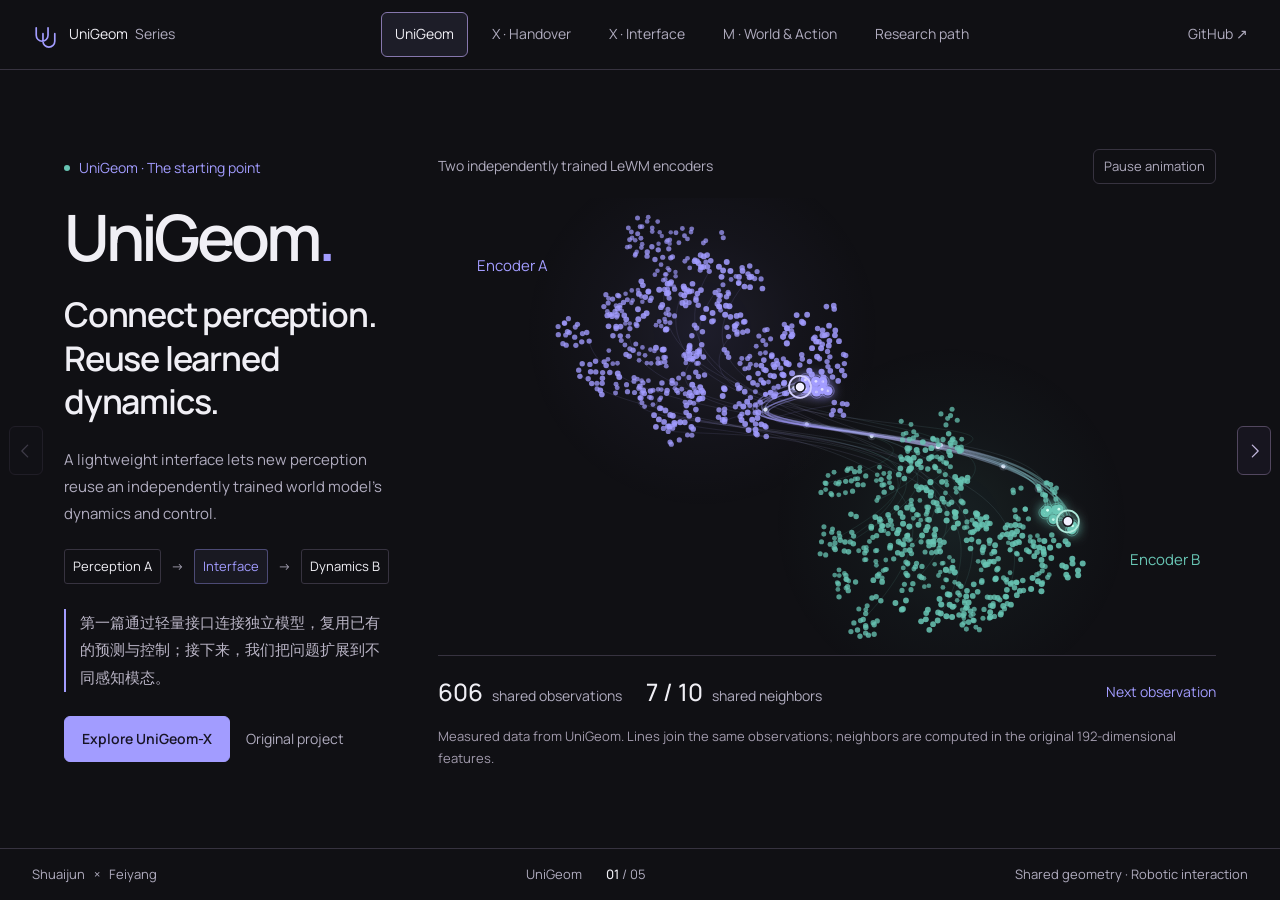
<file: index.html>
<!DOCTYPE html>

<html lang="en">
<head>
<meta charset="utf-8"/>
<meta content="width=device-width,initial-scale=1,viewport-fit=cover" name="viewport"/>
<meta content="#101014" name="theme-color"/>
<meta content="From UniGeom to UniGeom-X and UniGeom-M: shared geometry, cross-modal sensory collaboration, and multimodal world-action learning." name="description"/>
<meta content="UniGeom → UniGeom-X → UniGeom-M" property="og:title"/>
<meta content="Five interactive pages on the next two projects in the UniGeom series." property="og:description"/>
<title>UniGeom Series — From Model Reuse to Multimodal Interaction</title>
<link href="assets/favicon.svg" rel="icon" type="image/svg+xml"/>
<link href="assets/site.css" rel="stylesheet"/>
<script src="assets/site.js" type="module"></script>
<link rel="stylesheet" href="assets/workcell/workcell.css"/>
</head>
<body>
<a class="skip" href="#deck">Skip to presentation</a>
<header class="site-header">
<a aria-label="UniGeom series home" class="brand" href="#unigeom"><svg aria-hidden="true" viewbox="0 0 32 32"><path d="M5 8v9a7 7 0 0 0 14 0V8M13 15v9a7 7 0 0 0 14 0v-9"></path></svg><span>UniGeom <b>Series</b></span></a>
<nav aria-label="Presentation chapters" class="page-tabs" role="tablist">
<button aria-controls="slide-unigeom" aria-selected="true" data-page="0" id="tab-unigeom" role="tab">UniGeom</button>
<button aria-controls="slide-handover" aria-selected="false" data-page="1" id="tab-handover" role="tab" tabindex="-1">X · Handover</button>
<button aria-controls="slide-interface" aria-selected="false" data-page="2" id="tab-interface" role="tab" tabindex="-1">X · Interface</button>
<button aria-controls="slide-model" aria-selected="false" data-page="3" id="tab-model" role="tab" tabindex="-1">M · World &amp; Action</button>
<button aria-controls="slide-roadmap" aria-selected="false" data-page="4" id="tab-roadmap" role="tab" tabindex="-1">Research path</button>
</nav>
<label class="mobile-picker"><span class="sr-only">Select a chapter</span><select id="mobile-page"><option value="0">01 · UniGeom</option><option value="1">02 · X: Handover</option><option value="2">03 · X: Interface</option><option value="3">04 · M: World &amp; Action</option><option value="4">05 · Research path</option></select></label>
<a class="header-link" href="https://github.com/Shuaijun-LIU/UniGeom-X" rel="noopener" target="_blank">GitHub <span aria-hidden="true">↗</span></a>
</header>
<main id="deck" tabindex="-1">
<section aria-labelledby="tab-unigeom" class="slide opening" id="slide-unigeom" role="tabpanel">
<div class="copy hero-copy">
<p class="eyebrow"><span class="status-dot"></span> UniGeom · The starting point</p>
<h1>UniGeom<span class="period">.</span></h1>
<h2>Connect perception.<br/>Reuse learned dynamics.</h2>
<p class="lead">A lightweight interface lets new perception reuse an independently trained world model’s dynamics and control.</p>
<div aria-label="Perception A connects through an interface to frozen dynamics B" class="mini-route"><span>Perception A</span><i>→</i><span class="accent-box">Interface</span><i>→</i><span>Dynamics B</span></div>
<p class="next-question chinese-note" lang="zh-CN">第一篇通过轻量接口连接独立模型，复用已有的预测与控制；接下来，我们把问题扩展到不同感知模态。</p>
<div class="actions"><button class="button primary" data-go="1">Explore UniGeom-X</button><a class="text-link" href="https://nebulis-lab.com/UniGeom/" rel="noopener" target="_blank">Original project</a></div>
</div>
<div class="visual hero-visual">
<div class="visual-top"><span>Two independently trained LeWM encoders</span><button aria-label="Pause animation" aria-pressed="false" class="motion-toggle">Pause animation</button></div>
<div class="cloud-stage"><canvas aria-label="Measured representation projections of 606 shared observations from UniGeom" id="hero-cloud"></canvas><span class="cloud-label source">Encoder A</span><span class="cloud-label receiver">Encoder B</span></div>
<div class="evidence-row"><div><strong>606</strong><span>shared observations</span></div><div><strong id="overlap">—</strong><span>shared neighbors</span></div><button class="text-button" id="next-observation">Next observation</button></div>
<p class="visual-note">Measured data from UniGeom. Lines join the same observations; neighbors are computed in the original 192-dimensional features.</p>
<p hidden="" id="data-error" role="alert">The measured point cloud could not be loaded. Please refresh to retry.</p>
</div>
</section>
<section aria-labelledby="tab-handover" class="slide workcell-slide" hidden="" id="slide-handover" role="tabpanel">
<div class="workcell-intro"><div><p class="eyebrow">UniGeom-X · Interactive task prototype</p><h2>Two objects need different grip control.</h2></div><p class="chinese-note" lang="zh-CN">硬物体需要防滑，软海绵还需要避免过度压缩。左右同步比较接触反馈与固定夹持，观察搬运中的滑移、挤压和松手回弹。</p></div>
<div id="grasp-workcell" aria-label="Grasp, recover, turn and seat demonstration"><p>Loading the contact workcell…</p></div>
</section>
<section aria-labelledby="tab-interface" class="slide" hidden="" id="slide-interface" role="tabpanel">
<div class="copy">
<p class="eyebrow">UniGeom-X · Proposed interface</p>
<h2>Share what overlaps.<br/>Keep what is unique.</h2>
<p class="lead">Vision and touch share only part of the world. Align those relations, preserve private evidence, and carry the interaction state forward.</p>
<div class="explanation-lines"><div><span class="line-number">1</span><p><strong>Keep the encoders independent.</strong> Learn small interfaces over frozen features.</p></div><div><span class="line-number">2</span><p><strong>Preserve contact evidence.</strong> Pressure and slip need not match a visual representation.</p></div><div><span class="line-number">3</span><p><strong>Test functional reuse.</strong> Compare handover continuity and the cost of adding a new sensor.</p></div></div>
<p class="takeaway chinese-note" lang="zh-CN">第二篇连接独立的感知模型：只对齐能够共享的信息，保留各模态的独特能力，让视觉与触觉在操作过程中接续工作。</p>
</div>
<div class="visual mechanism-visual">
<div class="visual-top"><span>Independent models → a shared interaction state</span><button aria-label="Pause animation" aria-pressed="false" class="motion-toggle">Pause animation</button></div>
<div class="mechanism-toolbar"><div aria-label="Geometry relation type" class="segmented" id="geometry-mode"><button aria-pressed="true" data-relation="state">State relations</button><button aria-pressed="false" data-relation="transition">Transition relations</button></div><label class="toggle"><input checked="" id="touch-connected" type="checkbox"/><span class="switch"></span>Connect touch</label></div>
<svg aria-label="Independent encoders, partial shared geometry, preserved private features and persistent control state" id="interface-scene" role="img" viewbox="0 0 920 510"></svg>
<p class="operation-caption" id="interface-caption">Relate local shape and pose while retaining the original contact evidence.</p>
<p class="visual-note">Proposed mechanism. A lightweight receiving adapter or action correction can be added when needed.</p>
</div>
</section>
<section aria-labelledby="tab-model" class="slide" hidden="" id="slide-model" role="tabpanel">
<div class="copy">
<p class="eyebrow">UniGeom-M · Research direction</p>
<h2>Generate actions.<br/>Anticipate contact.</h2>
<p class="english-title">A Multimodal World-Action Model<br/>for Robotic Interaction</p>
<p class="lead">Adapt a pretrained World-Action Model to jointly generate actions and multimodal futures that describe the same physical interaction.</p>
<div class="model-thesis"><span class="small-label">The central question</span><p>If the predicted scene shows contact, do touch and force agree?<strong>Can this consistency improve the next action?</strong></p></div>
<p class="supporting chinese-note" lang="zh-CN">第三篇转向模型内部：继承开源预训练 WAM，改造跨模态交互与预测模块，让视觉、深度、触觉、受力和动作共同描述同一次物理交互。</p>
</div>
<div class="visual model-visual">
<div class="visual-top"><span>One model for world and action</span><button aria-label="Pause animation" aria-pressed="false" class="motion-toggle">Pause animation</button></div>
<div aria-label="Model operating mode" class="segmented mode-control" id="model-mode"><button aria-pressed="true" data-mode="joint">Joint generation</button><button aria-pressed="false" data-mode="conditioned">Action-conditioned prediction</button></div>
<svg aria-label="Multimodal history, a world-action model, future observations and actions" id="model-scene" role="img" viewbox="0 0 920 510"></svg>
<div class="candidate-row"><span>Action scenario</span><div class="segmented" id="candidate-controls"><button aria-pressed="false" data-candidate="advance">Keep advancing</button><button aria-pressed="true" data-candidate="correct">Correct the pose</button></div></div>
<p class="operation-caption" id="model-caption">Illustrative joint output: correct the pose, then continue insertion.</p>
</div>
</section>
<section aria-labelledby="tab-roadmap" class="slide roadmap-slide" hidden="" id="slide-roadmap" role="tabpanel">
<div class="roadmap-heading"><div><p class="eyebrow">One series, three research questions</p><h2>From reusing models<br/>to learning interaction.</h2></div><p class="chinese-note" lang="zh-CN">三篇沿着能力复用逐步推进：先连接世界模型，再让独立感知模型协同，最后在一个模型内部统一学习多模态预测与动作。</p></div>
<div class="series-map">
<article class="series-column foundation"><h3>UniGeom</h3><p class="series-tagline">Reuse existing dynamics</p><div aria-hidden="true" class="series-glyph" id="glyph-foundation"></div><p>Adapt perception while retaining an existing world model’s prediction and control.</p><a class="text-link" href="https://nebulis-lab.com/UniGeom/" rel="noopener" target="_blank">Explore the first project ↗</a></article>
<article class="series-column"><h3>UniGeom-X</h3><p class="series-tagline">Connect independent senses</p><div aria-hidden="true" class="series-glyph" id="glyph-x"></div><p>Connect independent senses through partial geometry, task memory and complementary evidence.</p></article>
<article class="series-column model-column"><h3>UniGeom-M</h3><p class="series-tagline">Learn world and action together</p><div aria-hidden="true" class="series-glyph" id="glyph-m"></div><p>Learn multimodal futures and actions together, then test their consistency in control.</p></article>
</div>
<div class="shared-foundation"><span class="foundation-label">Shared foundation</span><div><span>Synchronized RGB-D, touch and robot state</span><span>Insertion and slip recovery</span><span>Failures, recovery and action interventions</span></div></div>
<div class="research-path"><div><b>Establish a baseline</b><p>One platform, executable tasks and synchronized data.</p></div><span aria-hidden="true">→</span><div><b>Test the mechanism</b><p>Measure prediction, control and adaptation gains.</p></div><span aria-hidden="true">→</span><div><b>Extend with evidence</b><p>Vary models, sensors and task conditions.</p></div></div>
<p class="roadmap-note">X and M are research plans. Additional modalities depend on suitable simulation and data support.</p>
</section>
</main>
<button aria-label="Previous page" class="page-arrow previous" id="previous"><svg aria-hidden="true" viewbox="0 0 24 24"><path d="m14 5-7 7 7 7"></path></svg></button>
<button aria-label="Next page" class="page-arrow next" id="next"><svg aria-hidden="true" viewbox="0 0 24 24"><path d="m10 5 7 7-7 7"></path></svg></button>
<footer><span>Shuaijun <span class="times">×</span> Feiyang</span><div class="footer-center"><span id="page-title">UniGeom</span><span class="page-count"><b id="page-number">01</b> / 05</span></div><span class="footer-note">Shared geometry · Robotic interaction</span></footer>
<noscript><p class="noscript">Enable JavaScript to view the interactive presentation. A text overview is available in the repository README.</p></noscript>
</body>
</html>
</file>
<file: assets/site.css>
@font-face{font-family:Manrope;src:url('fonts/manrope.ttf') format('truetype');font-display:swap;font-weight:200 800}
:root{color-scheme:dark;--bg:#101014;--surface:#191820;--ink:#f0eff5;--muted:#b0acbf;--line:#373340;--purple:#a29cff;--teal:#68c5b4;--sand:#d7b78f;--header:70px;--footer:52px}
*{box-sizing:border-box}html,body{margin:0;width:100%;height:100%}body{background:var(--bg);color:var(--ink);font:15px/1.75 Manrope,'Noto Sans CJK SC','Microsoft YaHei',sans-serif;overflow:hidden;-webkit-font-smoothing:antialiased}button,input,select{font:inherit}button,a,select{-webkit-tap-highlight-color:transparent}button{color:inherit;cursor:pointer;background:transparent;border:1px solid var(--line);border-radius:6px}button:disabled{opacity:.25;cursor:default}button:hover:not(:disabled){border-color:#8f83b0;background:#a29cff0c}a{color:inherit;text-decoration:none}a:hover{color:var(--purple)}button:focus-visible,a:focus-visible,input:focus-visible,select:focus-visible{outline:2px solid var(--purple);outline-offset:4px}h1,h2,h3,p{margin:0}h1,h2,h3{font-weight:600;line-height:1.25;letter-spacing:-.035em}p{color:var(--muted)}strong{color:var(--ink);font-weight:600}[hidden]{display:none!important}svg{display:block;overflow:visible}svg text{font-family:Manrope,'Noto Sans CJK SC','Microsoft YaHei',sans-serif}svg path,svg line{stroke-linecap:round;stroke-linejoin:round}.sr-only{position:absolute;width:1px;height:1px;overflow:hidden;clip:rect(0,0,0,0)}.skip{position:fixed;top:-100px;left:20px;z-index:20}.skip:focus{top:10px;background:var(--surface);padding:10px}
.site-header{height:var(--header);padding:0 32px;display:flex;align-items:center;gap:26px;border-bottom:1px solid var(--line)}.brand{display:flex;gap:10px;align-items:center;white-space:nowrap;font-size:14px}.brand svg{width:27px;height:27px;stroke:var(--purple);stroke-width:2;fill:none}.brand b{font-weight:400;color:var(--muted);margin-left:4px}.page-tabs{display:flex;align-items:center;justify-content:center;gap:10px;flex:1;height:100%}.page-tabs button{border:1px solid transparent;color:var(--muted);font-size:14px;white-space:nowrap;padding:9px 13px}.page-tabs button[aria-selected=true]{border-color:#8677ad;background:#a29cff16;color:var(--ink)}.header-link{font-size:14px;color:var(--muted)}.mobile-picker{display:none}
#deck{height:calc(100dvh - var(--header) - var(--footer));max-width:1740px;margin:auto;position:relative}.slide{height:100%;display:grid;grid-template-columns:minmax(285px,.78fr) minmax(480px,1.85fr);align-items:safe center;gap:4%;padding:28px 5%;overflow-y:auto;scrollbar-width:thin;animation:enter .35s both}.copy{max-width:460px}.eyebrow{display:flex;align-items:center;gap:9px;color:var(--purple);font-size:14px;margin-bottom:22px}.status-dot{width:6px;height:6px;background:var(--teal);border-radius:50%}h1{font-size:64px;line-height:1.1;margin-bottom:21px;letter-spacing:-.06em}.period{color:var(--purple)}h2{font-size:34px;line-height:1.28}.lead{font-size:15px;line-height:1.8;margin-top:22px}.english-title{font-size:14px;line-height:1.6;margin-top:17px;color:var(--purple)}.next-question{font-size:17px;line-height:1.7;margin-top:25px}.mini-route{display:flex;align-items:center;gap:10px;margin-top:22px;font-size:13px;white-space:nowrap}.mini-route span{border:1px solid var(--line);padding:5px 8px;border-radius:3px}.mini-route i{font-style:normal;color:var(--muted)}.mini-route .accent-box{color:var(--purple);background:#a29cff10;border-color:#a29cff60}.actions{display:flex;align-items:center;gap:16px;margin-top:24px;flex-wrap:wrap}.button{padding:10px 13px;font-size:14px;display:inline-flex;align-items:center;gap:14px}.button.primary{background:var(--purple);color:#171425;border-color:var(--purple);font-weight:600}.button.primary:hover{background:#b5b0ff}.text-link{font-size:14px;color:var(--muted)}.text-button{font-size:14px;border:0;padding:6px 0;color:var(--purple);white-space:nowrap}
.visual{min-width:0;width:100%;display:flex;flex-direction:column;align-self:safe center}.visual-top{display:flex;justify-content:space-between;align-items:center;gap:16px;color:var(--muted);font-size:14px;margin-bottom:14px;min-height:32px}.motion-toggle{font-size:13px;padding:5px 10px;color:var(--muted);white-space:nowrap}.hero-visual{height:min(620px,calc(100dvh - 190px))}.cloud-stage{flex:1;position:relative;min-height:260px}.cloud-stage canvas{width:100%;height:100%;display:block}.cloud-label{position:absolute;font-size:15px}.cloud-label.source{left:5%;top:12%;color:var(--purple)}.cloud-label.receiver{right:2%;bottom:18%;color:var(--teal)}.evidence-row{display:flex;align-items:center;gap:24px;border-top:1px solid var(--line);padding-top:15px;flex-wrap:wrap}.evidence-row>div{display:flex;align-items:baseline;gap:9px}.evidence-row strong{font-size:24px;font-weight:500}.evidence-row span{font-size:14px;color:var(--muted)}.evidence-row>button{margin-left:auto}.visual-note{font-size:13px;line-height:1.65;color:#a29bad;margin-top:13px}.step-list{margin:22px 0;display:grid;gap:5px}.step-list button{display:flex;text-align:left;gap:14px;align-items:flex-start;padding:10px 12px;border-color:transparent}.step-list button>span{font-size:13px;color:var(--muted);padding-top:2px}.step-list button strong{font-size:15px}.step-list button p{font-size:14px;line-height:1.6;margin-top:4px}.step-list button[aria-pressed=true]{background:#a29cff0c;border-color:#a29cff50}.step-list button[aria-pressed=true]>span{color:var(--purple)}.takeaway{font-size:15px;line-height:1.8;border-left:2px solid var(--purple);padding-left:15px;margin-top:22px}.chinese-note{font-size:15px;line-height:1.9;color:#bab5c6}.scene-area{overflow:hidden;border-radius:8px;background:radial-gradient(ellipse at 58% 48%,#22212d 0%,#15151c 60%,#111117 90%);border:1px solid #383340}.scene-area svg{width:100%;height:auto}.scene-controls{display:flex;justify-content:space-between;align-items:center;gap:12px;margin-top:14px;font-size:14px}.toggle{display:inline-flex;align-items:center;gap:9px;font-size:14px;cursor:pointer;color:var(--muted);white-space:nowrap}.toggle input{position:absolute;width:1px;height:1px;opacity:0}.switch{width:30px;height:17px;border-radius:20px;border:1px solid #696077;position:relative;background:#25232e;flex-shrink:0}.switch:after{content:'';position:absolute;left:3px;top:3px;width:9px;height:9px;border-radius:50%;background:#aaa1bd;transition:transform .2s}.toggle input:checked+.switch{background:#a29cff24;border-color:var(--purple)}.toggle input:checked+.switch:after{transform:translateX(13px);background:var(--purple)}.toggle input:focus-visible+.switch{outline:2px solid var(--purple);outline-offset:4px}.phase-label{color:var(--teal)}.memory-line{display:flex;align-items:center;gap:10px;margin-top:16px;padding:11px 14px;background:#68c5b408;border:1px solid #68c5b435;border-radius:5px;color:#b5c7c6;font-size:14px}.memory-dot{width:6px;height:6px;border-radius:50%;background:var(--teal);flex-shrink:0}
.explanation-lines{display:grid;gap:17px;margin-top:24px}.explanation-lines>div{display:flex;gap:14px}.line-number{font-size:14px;color:var(--purple);padding-top:1px}.explanation-lines p{font-size:15px;line-height:1.75}.mechanism-toolbar{display:flex;align-items:center;justify-content:space-between;gap:16px;margin:0 0 12px}.segmented{display:inline-flex;border:1px solid var(--line);border-radius:6px;padding:3px;gap:3px}.segmented button{border:0;font-size:14px;padding:7px 11px;white-space:nowrap;color:var(--muted);border-radius:3px}.segmented button[aria-pressed=true]{background:#a29cff20;color:#e0dcff}.mechanism-visual>svg,.model-visual>svg{width:100%;height:auto}.operation-caption{font-size:14px;color:#c1bbd0;line-height:1.75;margin-top:10px}.model-thesis{margin:24px 0;border-left:2px solid var(--sand);padding-left:16px}.small-label{font-size:14px;color:var(--sand)}.model-thesis p{font-size:15px;margin-top:8px;line-height:1.8}.model-thesis strong{display:block;margin-top:8px}.supporting{margin-top:20px}.mode-control{align-self:flex-start;margin:0 0 12px}.candidate-row{display:flex;align-items:center;justify-content:space-between;gap:15px;margin-top:12px}.candidate-row>span{font-size:14px;color:var(--sand)}.model-visual .segmented button[aria-pressed=true]{background:#d7b78f20;color:var(--sand)}
.roadmap-slide{display:flex;flex-direction:column;align-items:stretch;justify-content:safe center;gap:0}.roadmap-heading{display:flex;justify-content:space-between;align-items:flex-end;gap:30px;margin-bottom:28px}.roadmap-heading .eyebrow{margin-bottom:14px}.roadmap-heading>p{font-size:15px;line-height:1.8}.series-map{display:grid;grid-template-columns:repeat(3,1fr)}.series-column{padding:8px 30px 16px;border-left:1px solid var(--line);min-width:0}.series-column:first-child{padding-left:0;border:0}.series-column:last-child{padding-right:0}.series-index{font-size:13px;color:var(--muted)}.series-column h3{font-size:32px;margin:12px 0 8px;color:var(--purple)}.series-column.model-column h3{color:var(--sand)}.series-column.foundation h3{color:var(--ink)}.series-tagline{font-size:16px;color:var(--ink)}.series-glyph{height:78px;margin:14px 0}.series-glyph svg{height:100%;width:100%}.series-column>p:not(.series-tagline){font-size:15px;line-height:1.75}.series-column .text-link,.proposal-tag{display:inline-block;margin-top:16px;font-size:14px;color:var(--muted)}.shared-foundation{margin-top:20px;border-top:1px solid var(--line);border-bottom:1px solid var(--line);padding:16px 0;display:flex;gap:30px;align-items:center}.foundation-label{font-size:14px;color:var(--teal);white-space:nowrap}.shared-foundation>div{display:flex;flex-wrap:wrap;gap:8px 24px;font-size:14px;color:var(--muted)}.research-path{display:flex;align-items:center;justify-content:space-between;gap:24px;margin-top:22px}.research-path>div{flex:1}.research-path b{font-size:15px;font-weight:600}.research-path p{font-size:14px;margin-top:5px}.research-path>span{color:var(--muted);font-size:18px}.roadmap-note{font-size:13px;color:#a29bad;margin-top:18px}
.page-arrow{position:fixed;top:calc(50% - 24px);width:34px;height:49px;border:1px solid #52475f;display:flex;justify-content:center;align-items:center;z-index:6;color:#c3b8dd;background:#17151f}.page-arrow svg{width:20px;height:20px;fill:none;stroke:currentColor;stroke-width:1.5}.previous{left:9px}.next{right:9px}footer{height:var(--footer);padding:0 32px;border-top:1px solid var(--line);display:flex;justify-content:space-between;align-items:center;font-size:13px;color:var(--muted)}.times{padding:0 6px}.footer-center{display:flex;gap:24px;align-items:center}.page-count b{color:var(--ink);font-weight:500}.footer-note{font-size:13px}.noscript{position:fixed;bottom:65px;left:20px;background:var(--surface);padding:20px;z-index:8}
.svg-label{font-size:18px;fill:#eeeaf6}.svg-small{font-size:16px;fill:#bcb5c9}.svg-title{font-size:20px;fill:#f0eff5}.arch-label{font-size:18px;font-weight:600;fill:#e5deef}.arch-small{font-size:16px;fill:#bdb4cb}.arch-wire{stroke-width:1.5}.flow-light{stroke-dashoffset:var(--flow-offset,0)}.contact-ring{opacity:var(--contact-opacity,.65)}.motion-paused .flow-light{stroke-dashoffset:0;opacity:.6}.motion-paused .contact-ring{opacity:.65}.roadmap-slide .flow-light{stroke-dashoffset:0}
@keyframes enter{from{opacity:0;transform:translateY(6px)}to{opacity:1;transform:translateY(0)}}
@media(min-width:951px) and (max-height:800px){.slide{padding-top:18px;padding-bottom:18px;gap:3%}.eyebrow{margin-bottom:16px}h2{font-size:31px}h1{font-size:57px}.lead{margin-top:17px}.next-question{margin-top:18px}.step-list{margin:15px 0;gap:2px}.step-list button{padding:7px 9px}.takeaway{margin-top:16px}.explanation-lines{gap:13px;margin-top:18px}.model-thesis{margin:18px 0}.visual-top{margin-bottom:8px}.mechanism-toolbar,.mode-control{margin-bottom:5px}.mechanism-visual>svg,.model-visual>svg{max-height:365px}.scene-area svg{max-height:350px}.visual-note{margin-top:8px}.operation-caption{margin-top:6px}.memory-line{margin-top:10px}.roadmap-heading{margin-bottom:16px}.series-glyph{height:58px;margin:10px 0}.series-column{padding-bottom:9px}.series-column h3{font-size:29px;margin-top:8px}.shared-foundation{margin-top:12px;padding:11px 0}.research-path{margin-top:15px}.roadmap-note{margin-top:12px}.series-column .text-link,.proposal-tag{margin-top:10px}}
@media(max-width:1180px){.site-header{padding:0 22px;gap:16px}.brand b{display:none}.page-tabs{gap:3px}.page-tabs button{padding:9px;font-size:13px}.slide{grid-template-columns:minmax(270px,.8fr) minmax(400px,1.7fr)}.evidence-row{gap:12px}.evidence-row>button{margin-left:0}.series-column{padding-left:24px;padding-right:24px}}
@media(max-width:950px){:root{--header:62px;--footer:52px}.page-tabs{display:none}.mobile-picker{display:block;flex:1;text-align:center}.mobile-picker select{max-width:100%;font-size:14px;color:var(--ink);background:var(--bg);border:1px solid var(--line);padding:7px;border-radius:5px}.slide{display:flex;flex-direction:column;align-items:stretch;justify-content:flex-start;padding:28px 6%;gap:28px}.copy{max-width:none}.copy h2{font-size:32px}.eyebrow{margin-bottom:16px}.lead{margin-top:16px;max-width:680px}.hero-copy h1{font-size:57px}.visual{flex-shrink:0}.hero-visual{height:480px;min-height:480px}.step-list{grid-template-columns:repeat(3,1fr)}.step-list button{display:block}.step-list button>span{display:block;margin-bottom:4px}.step-list button p{font-size:14px}.explanation-lines{gap:14px}.chinese-note{max-width:680px}.roadmap-slide{gap:0}.roadmap-heading{display:block;margin-bottom:15px}.roadmap-heading>p{margin-top:18px}.series-map{display:block}.series-column,.series-column:first-child,.series-column:last-child{padding:24px 0;border-left:0;border-bottom:1px solid var(--line)}.series-glyph{max-width:400px;height:70px}.series-column>p:not(.series-tagline){max-width:650px}.shared-foundation{flex-direction:column;align-items:flex-start;gap:12px;border-top:0;margin:0}.research-path{gap:14px}.page-arrow{top:auto;bottom:5px;height:42px;width:42px;border:0}.previous{left:4px}.next{right:4px}footer{padding:0 57px;font-size:12px}.footer-note{display:none}.footer-center{gap:14px}.footer-center #page-title{display:none}}
@media(max-width:520px){.site-header{padding:0 14px;gap:10px}.brand span{display:none}.brand svg{width:23px}.header-link{font-size:13px}.slide{padding:24px 20px;gap:26px}.copy h2{font-size:30px}.lead,.explanation-lines p{font-size:15px}.english-title{font-size:14px}.mini-route{font-size:12px;gap:6px}.mini-route span{padding:5px}.hero-visual{height:390px;min-height:390px}.cloud-stage{min-height:230px}.cloud-label{font-size:14px}.evidence-row{gap:10px}.evidence-row strong{font-size:21px}.evidence-row span,.evidence-row button{font-size:13px}.visual-top{align-items:flex-start;font-size:14px;gap:12px}.visual-top>span{max-width:68%}.motion-toggle{font-size:12px;padding:5px 7px}.step-list{display:flex;flex-direction:column;gap:3px}.step-list button{display:flex;gap:12px;padding:9px 10px}.step-list button>span{padding-top:2px}.step-list button p{font-size:14px}.scene-controls{flex-wrap:wrap;font-size:13px}.toggle{font-size:13px;gap:7px}.scene-area svg{min-height:260px}.memory-line{font-size:14px}.mechanism-toolbar{flex-wrap:wrap;gap:10px;margin-bottom:12px}.segmented button{font-size:13px;padding:7px 9px}.mode-control{align-self:stretch}.mode-control button{white-space:normal;flex:1;line-height:1.5}.candidate-row{flex-wrap:wrap;gap:10px}.mechanism-visual>svg,.model-visual>svg{margin:8px 0}.arch-label{font-size:19px}.arch-small{font-size:17px}.interaction-visual .svg-label{font-size:22px}.interaction-visual .svg-small{font-size:19px}.research-path{flex-direction:column;align-items:stretch;gap:16px}.research-path>span{display:none}.research-path>div{padding-left:14px;border-left:1px solid var(--line)}.roadmap-heading>p br{display:none}.series-column h3{font-size:30px}}
@media(prefers-reduced-motion:reduce){*,*:before,*:after{animation:none!important;transition:none!important}.flow-light{display:none}}
@media(min-width:951px){.model-visual>svg{max-height:min(455px,calc(100dvh - 365px))}.model-visual .visual-top{margin-bottom:8px}.model-visual .mode-control{margin-bottom:6px}.roadmap-note{display:none}}
@media(min-width:951px) and (max-height:800px){.roadmap-heading{margin-bottom:12px}.roadmap-heading h2{font-size:29px}.series-glyph{height:49px;margin:8px 0}.series-column{padding-top:4px}.series-column .text-link,.proposal-tag{margin-top:8px}.shared-foundation{margin-top:10px;padding:9px 0}.research-path{margin-top:13px}.series-column>p:not(.series-tagline){line-height:1.65}.mechanism-visual>svg{max-height:350px}}
@media(min-width:951px) and (max-height:800px){.arch-small{font-size:19px}.arch-label{font-size:21px}.model-visual>svg{max-height:365px}.mechanism-visual .visual-note{max-width:680px}.step-list button p{line-height:1.5}.hero-copy .next-question{font-size:16px}.hero-copy h2{font-size:30px}}
@media(min-width:951px) and (max-height:800px){.slide{padding-top:15px;padding-bottom:15px}}
.next-question.chinese-note{font-size:15px;line-height:1.85;border-left:2px solid var(--purple);padding-left:14px}.roadmap-heading>.chinese-note{max-width:430px;border-left:2px solid var(--purple);padding-left:16px;font-size:15px;line-height:1.85}.actions .primary{padding-left:17px;padding-right:17px}
@media(min-width:951px) and (max-height:800px){.next-question.chinese-note{margin-top:17px}.hero-copy .lead{line-height:1.7}.hero-copy .actions{margin-top:18px}#slide-handover .step-list{margin:12px 0}#slide-handover .step-list button{padding-top:5px;padding-bottom:5px}#slide-handover .chinese-note{margin-top:12px}.roadmap-heading>.chinese-note{max-width:430px}}
</file>
<file: assets/workcell/workcell.css>
.workcell-slide{display:flex;flex-direction:column;align-items:stretch;justify-content:safe center;gap:16px;padding:18px 4.5%}.workcell-intro{display:flex;align-items:center;justify-content:space-between;gap:30px}.workcell-intro h2{font-size:clamp(25px,2.2vw,34px);letter-spacing:-.025em}.workcell-intro .eyebrow{margin-bottom:7px}.workcell-intro .chinese-note{width:42%;flex-shrink:0;margin:0;font-size:15px;line-height:1.75;border-left:2px solid var(--purple);padding-left:18px}
#grasp-workcell{flex-shrink:0;width:100%;border:1px solid var(--line);border-radius:14px;background:#16151c;overflow:hidden}.wc-toolbar{padding:10px 16px;display:flex;align-items:center;justify-content:space-between;gap:12px;border-bottom:1px solid var(--line)}.wc-toolbar .segmented button{font-size:14px;padding:6px 11px}.wc-comparison{display:grid;grid-template-columns:minmax(0,1fr) minmax(0,1fr)}.wc-panel{min-width:0}.wc-panel+ .wc-panel{border-left:1px solid #45404f}.wc-panel-header{height:43px;padding:7px 13px;display:flex;align-items:center;justify-content:space-between;gap:10px;background:#1b1922}.wc-panel-header h3{font-size:16px;font-weight:600;letter-spacing:0;margin:0;white-space:nowrap}.wc-panel:first-child h3{color:#a1ddce}.wc-panel:last-child h3{color:#ddc09c}.wc-phase{font-size:12px;color:#c4bfd1;text-align:right;line-height:1.25}.wc-phase.wc-failure{color:#efb6a0}
.wc-stage{position:relative;overflow:hidden;min-width:0;height:clamp(260px,34dvh,420px);background:#34434b}.wc-canvas{position:absolute;inset:0;touch-action:none}.wc-canvas canvas{display:block;width:100%;height:100%}.wc-overlay{position:absolute;inset:0;display:flex;align-items:center;justify-content:center;pointer-events:none}.wc-start{pointer-events:auto;background:#211e30ed;border:1px solid #a29cff;padding:11px 21px;font-size:15px;box-shadow:0 6px 35px #0005}.wc-start:hover:not(:disabled){background:#343046}.wc-scene-bottom{position:absolute;left:12px;bottom:10px;pointer-events:none;font-size:12px;color:#edf0eb}.wc-scene-bottom span{background:#253337c4;padding:3px 7px;border-radius:4px}
.wc-evidence{display:grid;grid-template-columns:156px 124px minmax(110px,1fr);gap:15px;padding:12px 14px;border-top:1px solid var(--line);align-items:center;min-width:0}.wc-sensor-heading{display:block;font-size:13px;font-weight:500;margin-bottom:6px;color:#d5d1df}.wc-pads{display:flex;gap:10px}.wc-pads>div{flex:1;min-width:0}.wc-pad{display:block;width:48px;height:55px;object-fit:fill;border:1px solid #526d70;border-radius:7px;background:#658280}.wc-pads>div>span{display:flex;gap:5px;font-size:12px;color:var(--muted);padding-top:3px;white-space:nowrap}.wc-pads b{font-weight:500;color:#a1ddce}.wc-metrics{display:flex;flex-direction:column;gap:5px;border-left:1px solid var(--line);padding-left:13px}.wc-metrics>div{display:flex;flex-direction:column}.wc-metrics span{font-size:12px;color:var(--muted)}.wc-metrics strong{font-size:20px;font-weight:500;font-variant-numeric:tabular-nums;line-height:1.3}.wc-metrics small{font-size:12px;color:var(--muted)}.wc-force{min-width:0;align-self:stretch;display:flex;flex-direction:column;justify-content:center;gap:7px}.wc-plot-label{display:flex;gap:10px;font-size:12px;line-height:1.2;white-space:nowrap}.wc-plot-label span:last-child{margin-left:auto;color:var(--muted)}.wc-plot-label i{display:inline-block;width:10px;height:3px;vertical-align:middle;margin-right:4px}.wc-normal-key{background:var(--teal)}.wc-shear-key{background:var(--sand)}.wc-chart{display:block;width:100%;height:58px}
.wc-controls{display:flex;align-items:center;gap:12px;padding:10px 16px;border-top:1px solid var(--line)}.wc-controls button{font-size:14px;padding:5px 13px;min-width:65px}.wc-controls .wc-play{background:#a29cff22;border-color:#776c99;min-width:98px}.wc-controls input{accent-color:var(--purple);flex:1;min-width:45px}.wc-time-text{font-size:13px;font-variant-numeric:tabular-nums;white-space:nowrap;color:var(--muted)}.wc-caption{display:flex;align-items:center;justify-content:space-between;gap:20px;padding:0 16px 9px}.wc-explanation{font-size:14px;color:#cbc6d9;line-height:1.5}.wc-event{font-size:13px;padding:4px 9px;white-space:nowrap;color:var(--sand)}.wc-details{font-size:12px;line-height:1.7;border-top:1px solid #302c38;padding:6px 16px;color:var(--muted)}.wc-details summary{cursor:pointer;width:fit-content}.wc-details p{max-width:1100px;padding:8px 0}.wc-details[open]{max-height:160px;overflow:auto}
@media(min-width:951px) and (max-height:800px){.workcell-slide{gap:10px;padding-top:10px;padding-bottom:10px}.workcell-intro h2{font-size:25px}.workcell-intro .chinese-note{font-size:14px}.wc-stage{height:200px}.wc-evidence{padding-top:6px;padding-bottom:6px}.wc-pad{width:42px;height:48px}.wc-metrics strong{font-size:18px}.wc-panel-header{height:36px}.wc-toolbar{padding-top:5px;padding-bottom:5px}.wc-toolbar .segmented button{padding-top:4px;padding-bottom:4px}.wc-controls{padding-top:6px;padding-bottom:6px}.wc-caption{padding-bottom:6px}.wc-explanation{font-size:13px}.wc-details{padding-top:4px;padding-bottom:4px}}
@media(max-width:1150px) and (min-width:761px){.wc-evidence{grid-template-columns:150px 1fr;gap:10px}.wc-force{display:none}.wc-toolbar .segmented button{padding:6px 8px;font-size:13px}}
@media(max-width:950px){.workcell-slide{padding:22px 4%;justify-content:flex-start}.workcell-intro{display:block}.workcell-intro h2{font-size:29px}.workcell-intro .chinese-note{width:100%;margin-top:12px;max-width:none}.wc-panel-header{height:50px;align-items:flex-start;flex-direction:column;gap:3px}.wc-stage{height:300px}}
@media(max-width:760px){.wc-toolbar{flex-wrap:wrap;padding:10px;gap:9px}.wc-object-choice{width:100%}.wc-object-choice button{flex:1}.wc-toolbar .segmented button{font-size:13px;padding:6px 8px}.wc-comparison{grid-template-columns:1fr}.wc-panel+.wc-panel{border-left:0;border-top:2px solid #45404f}.wc-panel-header{height:43px;flex-direction:row;align-items:center}.wc-stage{height:300px}.wc-evidence{grid-template-columns:145px 1fr;gap:10px;padding:10px 12px}.wc-force{display:none}.wc-metrics{flex-direction:row;gap:14px}.wc-metrics strong{font-size:18px}.wc-metrics span{font-size:11px}.wc-pads>div>span{font-size:11px}.wc-controls{gap:7px;padding:10px}.wc-controls button{min-width:0;padding:5px 9px;font-size:13px}.wc-controls .wc-play{min-width:83px}.wc-time-text{font-size:11px}.wc-caption{align-items:flex-start;padding:0 12px 10px;gap:10px}.wc-event{white-space:normal;min-width:72px;font-size:12px}.wc-explanation{font-size:13px}.wc-details{padding-left:12px;padding-right:12px}}
@media(max-width:360px){.wc-evidence{grid-template-columns:136px 1fr}.wc-metrics{flex-direction:column;gap:4px}.wc-panel-header h3{font-size:14px}.wc-panel-header{gap:6px}.wc-phase{font-size:11px}}

/* Each comparison keeps its tactile evidence beside the 3D view. */
.wc-panel{display:grid;grid-template-columns:minmax(0,1fr) 220px;grid-template-rows:43px clamp(350px,44dvh,500px)}
.wc-panel-header{grid-column:1/-1;height:auto}.wc-stage{height:auto;min-height:0}
.wc-evidence{display:flex;flex-direction:column;align-items:stretch;justify-content:flex-start;gap:17px;min-height:0;padding:16px 14px;border-top:0;border-left:1px solid var(--line)}
.wc-sensor-heading{font-size:14px;margin-bottom:9px}.wc-pads{gap:12px}.wc-pad{width:100%;height:auto;aspect-ratio:7/8;max-width:90px;border-radius:9px}.wc-pads>div>span{justify-content:space-between;gap:3px;font-size:12px;padding-top:5px}
.wc-metrics{flex-direction:row;justify-content:space-between;gap:8px;padding:11px 0 0;border-left:0;border-top:1px solid var(--line)}.wc-metrics strong{font-size:20px;line-height:1.5}.wc-metrics span{font-size:12px}
.wc-force{display:flex;flex:1;min-height:90px;justify-content:flex-start;gap:10px}.wc-plot-label{font-size:12px;gap:8px}.wc-chart{flex:1;min-height:72px;width:100%;height:100px}
@media(min-width:951px) and (max-width:1400px){.wc-panel{grid-template-columns:minmax(0,1fr) 195px}.wc-evidence{padding:13px 11px;gap:14px}.wc-pads{gap:9px}.wc-pad{max-width:80px}}
@media(min-width:951px) and (max-height:800px){.wc-panel{grid-template-rows:36px 310px}.wc-evidence{padding:10px 11px;gap:11px}.wc-sensor-heading{margin-bottom:7px}.wc-pad{max-width:76px}.wc-metrics{padding-top:8px}.wc-metrics strong{font-size:18px}.wc-force{min-height:76px;gap:7px}.wc-chart{min-height:55px}}
@media(min-width:761px) and (max-width:950px){.wc-panel{grid-template-columns:minmax(0,1fr) 160px;grid-template-rows:50px 360px}.wc-evidence{padding:12px 9px;gap:13px}.wc-pads{gap:8px}.wc-pad{max-width:67px}.wc-metrics{flex-direction:column;gap:6px}.wc-plot-label{font-size:11px;gap:5px}.wc-plot-label i{width:8px;margin-right:3px}}
@media(max-width:760px){.wc-panel{grid-template-columns:minmax(0,1fr) 160px;grid-template-rows:43px 360px}.wc-stage{height:auto}.wc-evidence{padding:12px 9px;gap:13px}.wc-pads{gap:8px}.wc-pad{max-width:67px}.wc-pads>div>span{font-size:11px}.wc-metrics{flex-direction:column;gap:6px}.wc-metrics span{font-size:12px}.wc-force{display:flex}.wc-plot-label{font-size:11px;gap:5px}.wc-plot-label i{width:8px;margin-right:3px}.wc-scene-bottom{left:7px;right:7px;font-size:11px;line-height:1.4}.wc-scene-bottom span{display:inline-block}.wc-start{padding:9px;font-size:13px;max-width:90%}}
@media(max-width:360px){.wc-panel{grid-template-columns:minmax(0,1fr) 140px}.wc-evidence{padding-left:8px;padding-right:8px}.wc-pads{gap:7px}.wc-pad{max-width:57px}.wc-sensor-heading{font-size:13px}.wc-pads>div>span{flex-direction:column;gap:0}.wc-plot-label{gap:3px}.wc-plot-label i{width:7px;margin-right:2px}}
</file>
